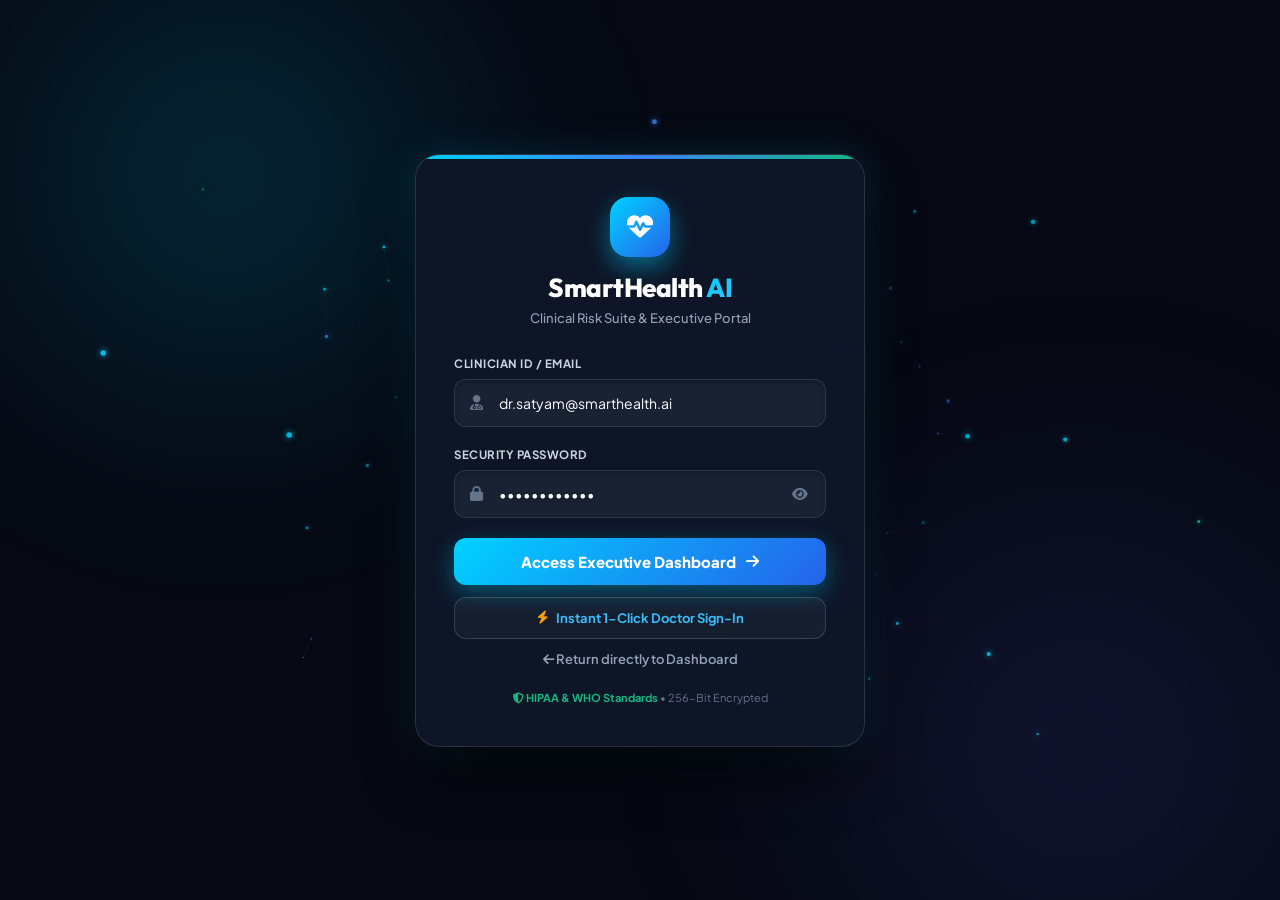
<file: login.html>
<!DOCTYPE html>
<html lang="en">
<head>
    <meta charset="UTF-8">
    <meta name="viewport" content="width=device-width, initial-scale=1.0">
    <title>Clinical Portal Login | SmartHealth AI</title>
    <link rel="preconnect" href="https://fonts.googleapis.com">
    <link rel="preconnect" href="https://fonts.gstatic.com" crossorigin>
    <link href="https://fonts.googleapis.com/css2?family=Plus+Jakarta+Sans:wght@300;400;500;600;700;800&family=Outfit:wght@500;600;700;800&display=swap" rel="stylesheet">
    <link rel="stylesheet" href="https://cdnjs.cloudflare.com/ajax/libs/font-awesome/6.4.0/css/all.min.css">
    <style>
        :root {
            --primary: #2563eb;
            --primary-dark: #1d4ed8;
            --accent-cyan: #00d2ff;
            --accent-emerald: #10b981;
            --bg-deep: #060913;
            --card-bg: rgba(15, 23, 42, 0.88);
            --card-border: rgba(255, 255, 255, 0.12);
        }

        * {
            margin: 0;
            padding: 0;
            box-sizing: border-box;
        }

        body {
            font-family: 'Plus Jakarta Sans', sans-serif;
            background-color: var(--bg-deep);
            color: #f8fafc;
            min-height: 100vh;
            display: flex;
            align-items: center;
            justify-content: center;
            padding: 24px;
            position: relative;
            overflow: hidden;
        }

        /* 3D WEBGL / CANVAS BACKGROUND */
        #bg3dCanvas {
            position: fixed;
            top: 0;
            left: 0;
            width: 100vw;
            height: 100vh;
            z-index: 1;
            pointer-events: none;
        }

        /* Ambient Glowing Color Glows */
        .ambient-glow-1 {
            position: fixed;
            width: 650px;
            height: 650px;
            border-radius: 50%;
            background: radial-gradient(circle, rgba(0, 210, 255, 0.18), transparent 70%);
            top: -150px;
            left: -100px;
            filter: blur(90px);
            pointer-events: none;
            z-index: 0;
            animation: pulseGlow 14s ease-in-out infinite alternate;
        }

        .ambient-glow-2 {
            position: fixed;
            width: 700px;
            height: 700px;
            border-radius: 50%;
            background: radial-gradient(circle, rgba(99, 102, 241, 0.16), transparent 70%);
            bottom: -200px;
            right: -150px;
            filter: blur(100px);
            pointer-events: none;
            z-index: 0;
            animation: pulseGlow 18s ease-in-out infinite alternate-reverse;
        }

        @keyframes pulseGlow {
            0% { transform: scale(1) translate(0, 0); opacity: 0.7; }
            100% { transform: scale(1.15) translate(40px, 30px); opacity: 1; }
        }

        /* Centered Clean & Stable Login Card */
        .login-card-wrapper {
            position: relative;
            z-index: 10;
            width: 100%;
            max-width: 450px;
        }

        .login-card {
            background: var(--card-bg);
            backdrop-filter: blur(28px);
            -webkit-backdrop-filter: blur(28px);
            border: 1px solid var(--card-border);
            border-radius: 24px;
            padding: 42px 38px;
            box-shadow: 0 30px 60px -12px rgba(0, 0, 0, 0.8), 0 0 40px rgba(0, 210, 255, 0.15);
            position: relative;
            overflow: hidden;
            transition: border-color 0.3s, box-shadow 0.3s;
        }

        .login-card:hover {
            border-color: rgba(0, 210, 255, 0.35);
            box-shadow: 0 35px 70px -10px rgba(0, 0, 0, 0.9), 0 0 50px rgba(0, 210, 255, 0.25);
        }

        .login-card::before {
            content: '';
            position: absolute;
            top: 0;
            left: 0;
            right: 0;
            height: 4px;
            background: linear-gradient(90deg, #00d2ff, #3b82f6, #10b981);
        }

        /* Brand Header */
        .login-header {
            text-align: center;
            margin-bottom: 30px;
        }

        .logo-badge-icon {
            width: 60px;
            height: 60px;
            margin: 0 auto 14px;
            border-radius: 18px;
            background: linear-gradient(135deg, #00d2ff 0%, #2563eb 100%);
            display: flex;
            align-items: center;
            justify-content: center;
            color: #ffffff;
            font-size: 26px;
            box-shadow: 0 10px 25px rgba(0, 210, 255, 0.45);
        }

        .login-header h1 {
            font-family: 'Outfit', sans-serif;
            font-size: 26px;
            font-weight: 800;
            color: #ffffff;
            letter-spacing: -0.5px;
            margin-bottom: 6px;
        }

        .login-header h1 span {
            background: linear-gradient(135deg, #00d2ff 0%, #38bdf8 100%);
            -webkit-background-clip: text;
            background-clip: text;
            -webkit-text-fill-color: transparent;
        }

        .login-header p {
            font-size: 13px;
            color: #94a3b8;
            font-weight: 500;
        }

        /* Form Inputs */
        .form-group {
            margin-bottom: 20px;
        }

        .form-label {
            display: block;
            font-size: 11.5px;
            font-weight: 700;
            color: #cbd5e1;
            margin-bottom: 8px;
            text-transform: uppercase;
            letter-spacing: 0.5px;
        }

        .input-wrapper {
            position: relative;
            display: flex;
            align-items: center;
        }

        .input-icon {
            position: absolute;
            left: 16px;
            color: #64748b;
            font-size: 15px;
            pointer-events: none;
            transition: color 0.2s;
        }

        .styled-input {
            width: 100%;
            background: rgba(30, 41, 59, 0.7);
            border: 1px solid rgba(255, 255, 255, 0.1);
            color: #ffffff;
            padding: 14px 16px 14px 44px;
            border-radius: 12px;
            font-size: 14px;
            font-family: inherit;
            outline: none;
            transition: all 0.25s;
            box-shadow: inset 0 2px 4px rgba(0, 0, 0, 0.3);
        }

        .styled-input:focus {
            background: rgba(30, 41, 59, 0.95);
            border-color: #00d2ff;
            box-shadow: 0 0 0 3px rgba(0, 210, 255, 0.25), inset 0 2px 4px rgba(0, 0, 0, 0.3);
        }

        .styled-input:focus + .input-icon,
        .input-wrapper:focus-within .input-icon {
            color: #00d2ff;
        }

        .toggle-password-btn {
            position: absolute;
            right: 14px;
            background: none;
            border: none;
            color: #64748b;
            cursor: pointer;
            font-size: 14px;
            padding: 4px;
        }

        .toggle-password-btn:hover {
            color: #cbd5e1;
        }

        /* Buttons */
        .btn-submit {
            width: 100%;
            background: linear-gradient(135deg, #00d2ff 0%, #2563eb 100%);
            border: none;
            color: #ffffff;
            font-family: inherit;
            font-size: 15px;
            font-weight: 800;
            padding: 14px 24px;
            border-radius: 12px;
            cursor: pointer;
            display: flex;
            align-items: center;
            justify-content: center;
            gap: 10px;
            box-shadow: 0 8px 25px rgba(0, 210, 255, 0.35);
            transition: all 0.25s;
            margin-top: 8px;
            margin-bottom: 12px;
        }

        .btn-submit:hover {
            transform: translateY(-2px);
            box-shadow: 0 12px 32px rgba(0, 210, 255, 0.55);
        }

        .btn-demo {
            width: 100%;
            background: rgba(255, 255, 255, 0.04);
            border: 1px solid rgba(255, 255, 255, 0.15);
            color: #38bdf8;
            font-family: inherit;
            font-size: 13px;
            font-weight: 700;
            padding: 12px 20px;
            border-radius: 12px;
            cursor: pointer;
            display: flex;
            align-items: center;
            justify-content: center;
            gap: 8px;
            transition: all 0.2s;
            margin-bottom: 12px;
        }

        .btn-demo:hover {
            background: rgba(56, 189, 248, 0.12);
            border-color: #38bdf8;
            color: #ffffff;
        }

        .btn-back {
            display: block;
            text-align: center;
            color: #94a3b8;
            text-decoration: none;
            font-size: 13px;
            font-weight: 600;
            transition: color 0.2s;
        }

        .btn-back:hover {
            color: #ffffff;
        }

        .footer-compliance {
            text-align: center;
            margin-top: 24px;
            font-size: 11px;
            color: #64748b;
        }

        .footer-compliance span {
            color: #10b981;
            font-weight: 700;
        }
    </style>
</head>
<body>
    <!-- 3D ANIMATED BACKGROUND CANVAS -->
    <canvas id="bg3dCanvas"></canvas>
    <div class="ambient-glow-1"></div>
    <div class="ambient-glow-2"></div>

    <!-- CLEAN & ACCESSIBLE LOGIN CARD -->
    <div class="login-card-wrapper">
        <div class="login-card">
            
            <!-- Header -->
            <div class="login-header">
                <div class="logo-badge-icon">
                    <i class="fa-solid fa-heart-pulse"></i>
                </div>
                <h1>SmartHealth <span>AI</span></h1>
                <p>Clinical Risk Suite &amp; Executive Portal</p>
            </div>

            <!-- Form -->
            <form id="loginForm" onsubmit="handleLoginSubmit(event)">
                <div class="form-group">
                    <label class="form-label" for="email">Clinician ID / Email</label>
                    <div class="input-wrapper">
                        <i class="fa-solid fa-user-doctor input-icon"></i>
                        <input type="text" id="email" name="username" class="styled-input" placeholder="doctor@smarthealth.ai" value="dr.satyam@smarthealth.ai" required autocomplete="username">
                    </div>
                </div>

                <div class="form-group">
                    <label class="form-label" for="password">Security Password</label>
                    <div class="input-wrapper">
                        <i class="fa-solid fa-lock input-icon"></i>
                        <input type="password" id="password" name="password" class="styled-input" placeholder="••••••••••••" value="clinical2026" required autocomplete="current-password">
                        <button type="button" class="toggle-password-btn" onclick="togglePasswordVisibility()">
                            <i class="fa-solid fa-eye" id="eyeIcon"></i>
                        </button>
                    </div>
                </div>

                <button type="submit" class="btn-submit">
                    <span>Access Executive Dashboard</span>
                    <i class="fa-solid fa-arrow-right"></i>
                </button>

                <button type="button" class="btn-demo" onclick="autoSignInDoctor()">
                    <i class="fa-solid fa-bolt text-warning" style="color:#f59e0b;"></i>
                    <span>Instant 1-Click Doctor Sign-In</span>
                </button>

                <a href="index.html" class="btn-back">
                    <i class="fa-solid fa-arrow-left"></i> Return directly to Dashboard
                </a>
            </form>

            <div class="footer-compliance">
                <span><i class="fa-solid fa-shield-halved"></i> HIPAA &amp; WHO Standards</span> &bull; 256-Bit Encrypted
            </div>
        </div>
    </div>

    <!-- 3D MEDICAL PARTICLE & WAVE ANIMATION SCRIPT -->
    <script>
        const canvas = document.getElementById('bg3dCanvas');
        const ctx = canvas.getContext('2d');

        let width = canvas.width = window.innerWidth;
        let height = canvas.height = window.innerHeight;

        window.addEventListener('resize', () => {
            width = canvas.width = window.innerWidth;
            height = canvas.height = window.innerHeight;
            initParticles();
        });

        // Mouse 3D Camera Rotation
        let mouseX = 0;
        let mouseY = 0;
        let targetRotX = 0;
        let targetRotY = 0;
        let rotX = 0;
        let rotY = 0;

        window.addEventListener('mousemove', (e) => {
            mouseX = (e.clientX - width / 2) / (width / 2);
            mouseY = (e.clientY - height / 2) / (height / 2);
            targetRotY = mouseX * 0.45;
            targetRotX = -mouseY * 0.45;
        });

        // 3D Particles Matrix
        const PARTICLE_COUNT = 140;
        const particles = [];
        const fov = 450;

        class Particle3D {
            constructor() {
                this.reset();
            }

            reset() {
                this.x = (Math.random() - 0.5) * 1400;
                this.y = (Math.random() - 0.5) * 900;
                this.z = Math.random() * 1000 - 200;
                this.vx = (Math.random() - 0.5) * 0.6;
                this.vy = (Math.random() - 0.5) * 0.6;
                this.vz = (Math.random() - 0.5) * 0.8;
                this.radius = Math.random() * 2.5 + 1.2;
                this.colorType = Math.random() > 0.4 ? '#00d2ff' : Math.random() > 0.5 ? '#3b82f6' : '#10b981';
            }

            update() {
                this.x += this.vx;
                this.y += this.vy;
                this.z += this.vz;

                if (this.x > 700) this.x = -700;
                if (this.x < -700) this.x = 700;
                if (this.y > 450) this.y = -450;
                if (this.y < -450) this.y = 450;
                if (this.z > 800) this.z = -200;
                if (this.z < -200) this.z = 800;
            }
        }

        function initParticles() {
            particles.length = 0;
            for (let i = 0; i < PARTICLE_COUNT; i++) {
                particles.push(new Particle3D());
            }
        }
        initParticles();

        let waveAngle = 0;

        function render3D() {
            ctx.clearRect(0, 0, width, height);

            rotX += (targetRotX - rotX) * 0.05;
            rotY += (targetRotY - rotY) * 0.05;
            waveAngle += 0.02;

            const cosY = Math.cos(rotY);
            const sinY = Math.sin(rotY);
            const cosX = Math.cos(rotX);
            const sinX = Math.sin(rotX);

            const projected = [];

            for (let i = 0; i < particles.length; i++) {
                const p = particles[i];
                p.update();

                let x1 = p.x * cosY - p.z * sinY;
                let z1 = p.z * cosY + p.x * sinY;
                let y1 = p.y * cosX - z1 * sinX;
                let z2 = z1 * cosX + p.y * sinX;

                const scale = fov / (fov + z2 + 300);
                if (scale > 0) {
                    const x2d = x1 * scale + width / 2;
                    const y2d = y1 * scale + height / 2;
                    const r2d = p.radius * scale;

                    projected.push({ x: x2d, y: y2d, z: z2, scale, color: p.colorType, r: r2d });

                    ctx.beginPath();
                    ctx.arc(x2d, y2d, Math.max(r2d, 0.8), 0, Math.PI * 2);
                    ctx.fillStyle = p.colorType;
                    ctx.shadowColor = p.colorType;
                    ctx.shadowBlur = 8 * scale;
                    ctx.globalAlpha = Math.min(Math.max((scale - 0.2) * 1.4, 0.1), 0.9);
                    ctx.fill();
                    ctx.shadowBlur = 0;
                }
            }

            ctx.lineWidth = 0.6;
            for (let i = 0; i < projected.length; i++) {
                for (let j = i + 1; j < projected.length; j++) {
                    const p1 = projected[i];
                    const p2 = projected[j];
                    const dx = p1.x - p2.x;
                    const dy = p1.y - p2.y;
                    const dist = Math.sqrt(dx * dx + dy * dy);

                    if (dist < 110) {
                        ctx.beginPath();
                        ctx.moveTo(p1.x, p1.y);
                        ctx.lineTo(p2.x, p2.y);
                        const alpha = (1 - dist / 110) * 0.25 * Math.min(p1.scale, p2.scale);
                        ctx.strokeStyle = p1.color;
                        ctx.globalAlpha = Math.max(alpha, 0);
                        ctx.stroke();
                    }
                }
            }

            requestAnimationFrame(render3D);
        }

        render3D();

        function togglePasswordVisibility() {
            const passInput = document.getElementById('password');
            const eyeIcon = document.getElementById('eyeIcon');
            if (passInput.type === 'password') {
                passInput.type = 'text';
                eyeIcon.className = 'fa-solid fa-eye-slash';
            } else {
                passInput.type = 'password';
                eyeIcon.className = 'fa-solid fa-eye';
            }
        }

        function handleLoginSubmit(e) {
            e.preventDefault();
            const email = document.getElementById('email').value;
            localStorage.setItem('smarthealth_authenticated', 'true');
            localStorage.setItem('smarthealth_user', JSON.stringify({
                name: "Satyam K. Singh",
                role: "Chief Administrator",
                email: email
            }));
            window.location.href = 'index.html';
        }

        function autoSignInDoctor() {
            document.getElementById('email').value = 'dr.satyam@smarthealth.ai';
            document.getElementById('password').value = 'clinical2026';
            localStorage.setItem('smarthealth_authenticated', 'true');
            localStorage.setItem('smarthealth_user', JSON.stringify({
                name: "Satyam K. Singh",
                role: "Chief Administrator",
                email: "dr.satyam@smarthealth.ai"
            }));
            window.location.href = 'index.html';
        }
    </script>
</body>
</html>
</file>
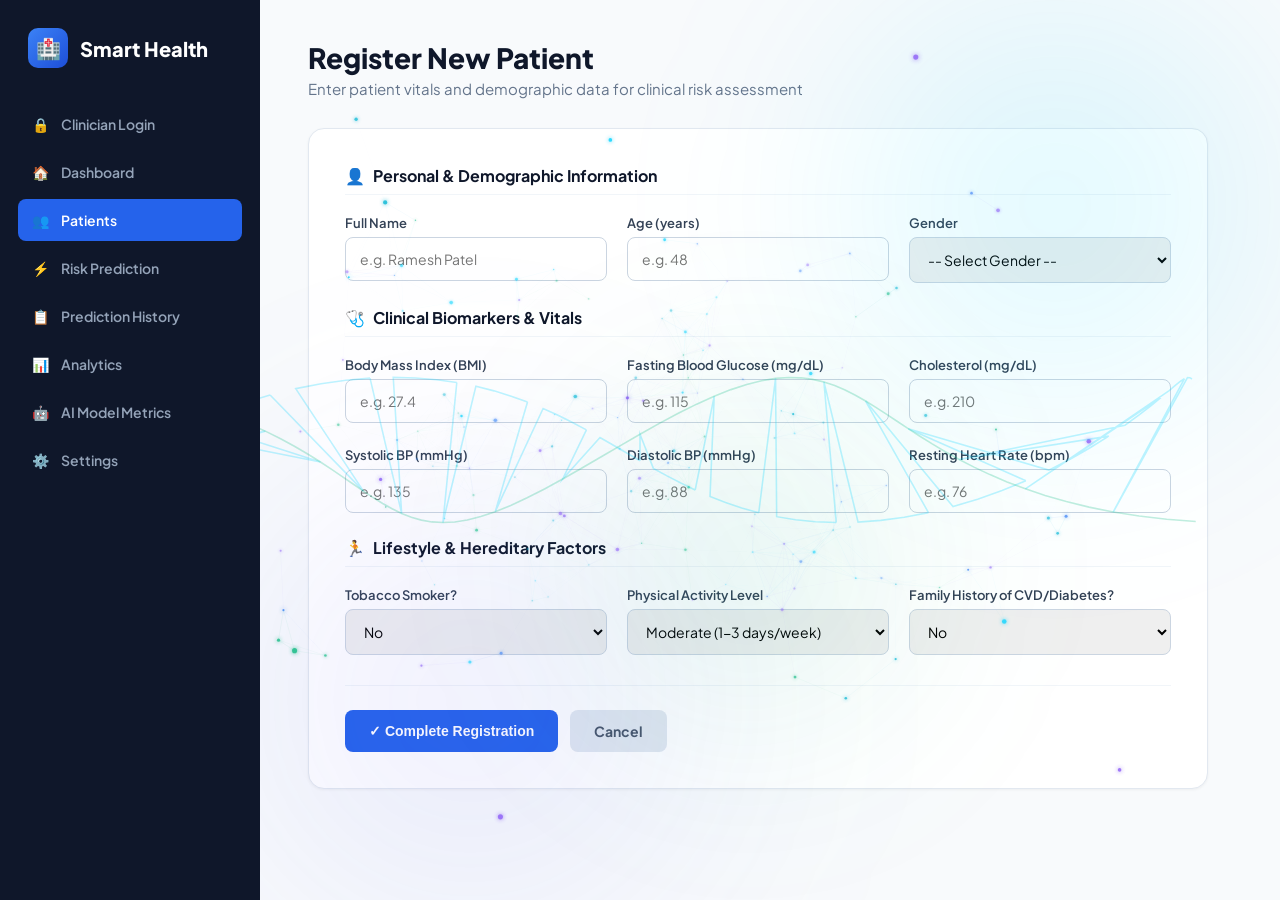
<file: templates/add_patient.html>
<!DOCTYPE html>
<html lang="en">
<head>
    <meta charset="UTF-8">
    <meta name="viewport" content="width=device-width, initial-scale=1.0">
    <title>Register New Patient | Smart Health</title>
    <link rel="preconnect" href="https://fonts.googleapis.com">
    <link rel="preconnect" href="https://fonts.gstatic.com" crossorigin>
    <link href="https://fonts.googleapis.com/css2?family=Plus+Jakarta+Sans:wght@400;500;600;700;800&display=swap" rel="stylesheet">
    <style>
        :root {
            --primary: #2563eb;
            --primary-dark: #1d4ed8;
            --sidebar-bg: #0f172a;
            --dark: #0f172a;
            --text-main: #1e293b;
            --text-muted: #64748b;
            --bg-page: #f8fafc;
            --card-bg: #ffffff;
            --border: #e2e8f0;
            --radius-lg: 16px;
            --radius-md: 12px;
            --radius-sm: 8px;
            --shadow-sm: 0 1px 3px rgba(0,0,0,0.05);
            --shadow-md: 0 4px 20px -2px rgba(15, 23, 42, 0.08);
        }

        * {
            box-sizing: border-box;
            margin: 0;
            padding: 0;
        }

        body {
            font-family: 'Plus Jakarta Sans', sans-serif;
            background-color: var(--bg-page);
            color: var(--text-main);
            display: flex;
            min-height: 100vh;
        }

        .sidebar {
            width: 260px;
            background: var(--sidebar-bg);
            color: white;
            padding: 28px 18px;
            position: fixed;
            height: 100vh;
            overflow-y: auto;
            z-index: 100;
        }

        .logo {
            display: flex;
            align-items: center;
            gap: 12px;
            font-size: 20px;
            font-weight: 800;
            margin-bottom: 35px;
            padding-left: 10px;
        }

        .logo-icon {
            width: 40px;
            height: 40px;
            background: linear-gradient(135deg, #3b82f6, #1d4ed8);
            border-radius: 10px;
            display: flex;
            align-items: center;
            justify-content: center;
            font-size: 20px;
        }

        .nav-links {
            list-style: none;
            display: flex;
            flex-direction: column;
            gap: 6px;
        }

        .nav-link {
            display: flex;
            align-items: center;
            gap: 12px;
            padding: 12px 14px;
            color: #94a3b8;
            text-decoration: none;
            border-radius: var(--radius-sm);
            font-size: 14px;
            font-weight: 600;
            transition: all 0.2s;
        }

        .nav-link:hover, .nav-link.active {
            background: rgba(37, 99, 235, 0.15);
            color: #60a5fa;
        }

        .nav-link.active {
            background: var(--primary);
            color: white;
        }

        .main-content {
            margin-left: 260px;
            flex: 1;
            padding: 40px 48px;
        }

        .header {
            display: flex;
            justify-content: space-between;
            align-items: center;
            margin-bottom: 30px;
        }

        .header h1 {
            font-size: 28px;
            font-weight: 800;
            color: var(--dark);
        }

        .header p {
            color: var(--text-muted);
            margin-top: 4px;
            font-size: 15px;
        }

        .form-card {
            background: white;
            border-radius: var(--radius-lg);
            border: 1px solid var(--border);
            padding: 36px;
            box-shadow: var(--shadow-sm);
            max-width: 900px;
        }

        .form-section-title {
            font-size: 16px;
            font-weight: 700;
            color: var(--dark);
            margin-bottom: 20px;
            border-bottom: 1px solid #f1f5f9;
            padding-bottom: 8px;
            display: flex;
            align-items: center;
            gap: 8px;
        }

        .grid-3 {
            display: grid;
            grid-template-columns: 1fr 1fr 1fr;
            gap: 20px;
            margin-bottom: 24px;
        }

        .form-group {
            display: flex;
            flex-direction: column;
            gap: 6px;
        }

        label {
            font-size: 13px;
            font-weight: 600;
            color: #334155;
        }

        input, select {
            padding: 12px 14px;
            border: 1px solid #cbd5e1;
            border-radius: 8px;
            font-family: inherit;
            font-size: 14px;
            outline: none;
            transition: border-color 0.2s, box-shadow 0.2s;
        }

        input:focus, select:focus {
            border-color: var(--primary);
            box-shadow: 0 0 0 3px rgba(37, 99, 235, 0.12);
        }

        .form-actions {
            display: flex;
            gap: 12px;
            margin-top: 30px;
            border-top: 1px solid #f1f5f9;
            padding-top: 24px;
        }

        .btn {
            padding: 12px 24px;
            border-radius: 8px;
            font-weight: 700;
            font-size: 14px;
            cursor: pointer;
            text-decoration: none;
            display: inline-flex;
            align-items: center;
            gap: 8px;
            border: none;
            transition: all 0.2s;
        }

        .btn-primary { background: var(--primary); color: white; }
        .btn-primary:hover { background: var(--primary-dark); }
        .btn-cancel { background: #e2e8f0; color: #475569; }
        .btn-cancel:hover { background: #cbd5e1; }
    </style>
</head>
<body>

    <aside class="sidebar">
        <div class="logo">
            <div class="logo-icon">🏥</div>
            <span>Smart Health</span>
        </div>
        <ul class="nav-links">
            <li><a href="/login" class="nav-link"><span>🔒</span> Clinician Login</a></li>
            <li><a href="/" class="nav-link"><span>🏠</span> Dashboard</a></li>
            <li><a href="/patients" class="nav-link active"><span>👥</span> Patients</a></li>
            <li><a href="/prediction" class="nav-link"><span>⚡</span> Risk Prediction</a></li>
            <li><a href="/history" class="nav-link"><span>📋</span> Prediction History</a></li>
            <li><a href="/analytics" class="nav-link"><span>📊</span> Analytics</a></li>
            <li><a href="/models/metrics" class="nav-link"><span>🤖</span> AI Model Metrics</a></li>
            <li><a href="/settings" class="nav-link"><span>⚙️</span> Settings</a></li>
        </ul>
    </aside>

    <main class="main-content">
        <div class="header">
            <div>
                <h1>Register New Patient</h1>
                <p>Enter patient vitals and demographic data for clinical risk assessment</p>
            </div>
        </div>

        <div class="form-card">
            <form action="/patients/add" method="POST">
                <div class="form-section-title">
                    <span>👤</span> Personal & Demographic Information
                </div>
                <div class="grid-3">
                    <div class="form-group">
                        <label for="name">Full Name</label>
                        <input type="text" id="name" name="name" placeholder="e.g. Ramesh Patel" required>
                    </div>
                    <div class="form-group">
                        <label for="age">Age (years)</label>
                        <input type="number" id="age" name="age" placeholder="e.g. 48" min="1" max="120" required>
                    </div>
                    <div class="form-group">
                        <label for="gender">Gender</label>
                        <select id="gender" name="gender" required>
                            <option value="">-- Select Gender --</option>
                            <option value="Male">Male</option>
                            <option value="Female">Female</option>
                            <option value="Other">Other</option>
                        </select>
                    </div>
                </div>

                <div class="form-section-title">
                    <span>🩺</span> Clinical Biomarkers & Vitals
                </div>
                <div class="grid-3">
                    <div class="form-group">
                        <label for="bmi">Body Mass Index (BMI)</label>
                        <input type="number" step="0.1" id="bmi" name="bmi" placeholder="e.g. 27.4" required>
                    </div>
                    <div class="form-group">
                        <label for="glucose">Fasting Blood Glucose (mg/dL)</label>
                        <input type="number" step="0.1" id="glucose" name="glucose" placeholder="e.g. 115" required>
                    </div>
                    <div class="form-group">
                        <label for="cholesterol">Cholesterol (mg/dL)</label>
                        <input type="number" step="0.1" id="cholesterol" name="cholesterol" placeholder="e.g. 210" required>
                    </div>
                </div>

                <div class="grid-3">
                    <div class="form-group">
                        <label for="systolic_bp">Systolic BP (mmHg)</label>
                        <input type="number" step="0.1" id="systolic_bp" name="systolic_bp" placeholder="e.g. 135" required>
                    </div>
                    <div class="form-group">
                        <label for="diastolic_bp">Diastolic BP (mmHg)</label>
                        <input type="number" step="0.1" id="diastolic_bp" name="diastolic_bp" placeholder="e.g. 88" required>
                    </div>
                    <div class="form-group">
                        <label for="heart_rate">Resting Heart Rate (bpm)</label>
                        <input type="number" step="0.1" id="heart_rate" name="heart_rate" placeholder="e.g. 76" required>
                    </div>
                </div>

                <div class="form-section-title">
                    <span>🏃</span> Lifestyle & Hereditary Factors
                </div>
                <div class="grid-3">
                    <div class="form-group">
                        <label for="smoking">Tobacco Smoker?</label>
                        <select id="smoking" name="smoking" required>
                            <option value="No">No</option>
                            <option value="Yes">Yes</option>
                        </select>
                    </div>
                    <div class="form-group">
                        <label for="physical_activity">Physical Activity Level</label>
                        <select id="physical_activity" name="physical_activity" required>
                            <option value="Low">Low (Sedentary)</option>
                            <option value="Moderate" selected>Moderate (1-3 days/week)</option>
                            <option value="High">High (Daily Active)</option>
                        </select>
                    </div>
                    <div class="form-group">
                        <label for="family_history">Family History of CVD/Diabetes?</label>
                        <select id="family_history" name="family_history" required>
                            <option value="No">No</option>
                            <option value="Yes">Yes</option>
                        </select>
                    </div>
                </div>

                <div class="form-actions">
                    <button type="submit" class="btn btn-primary">
                        ✓ Complete Registration
                    </button>
                    <a href="/patients" class="btn btn-cancel">
                        Cancel
                    </a>
                </div>
            </form>
        </div>
    </main>

<script src="/static/js/3d_engine.js"></script>
<script src="/static/js/3d_bg_animation.js"></script>
</body>
</html>
</file>
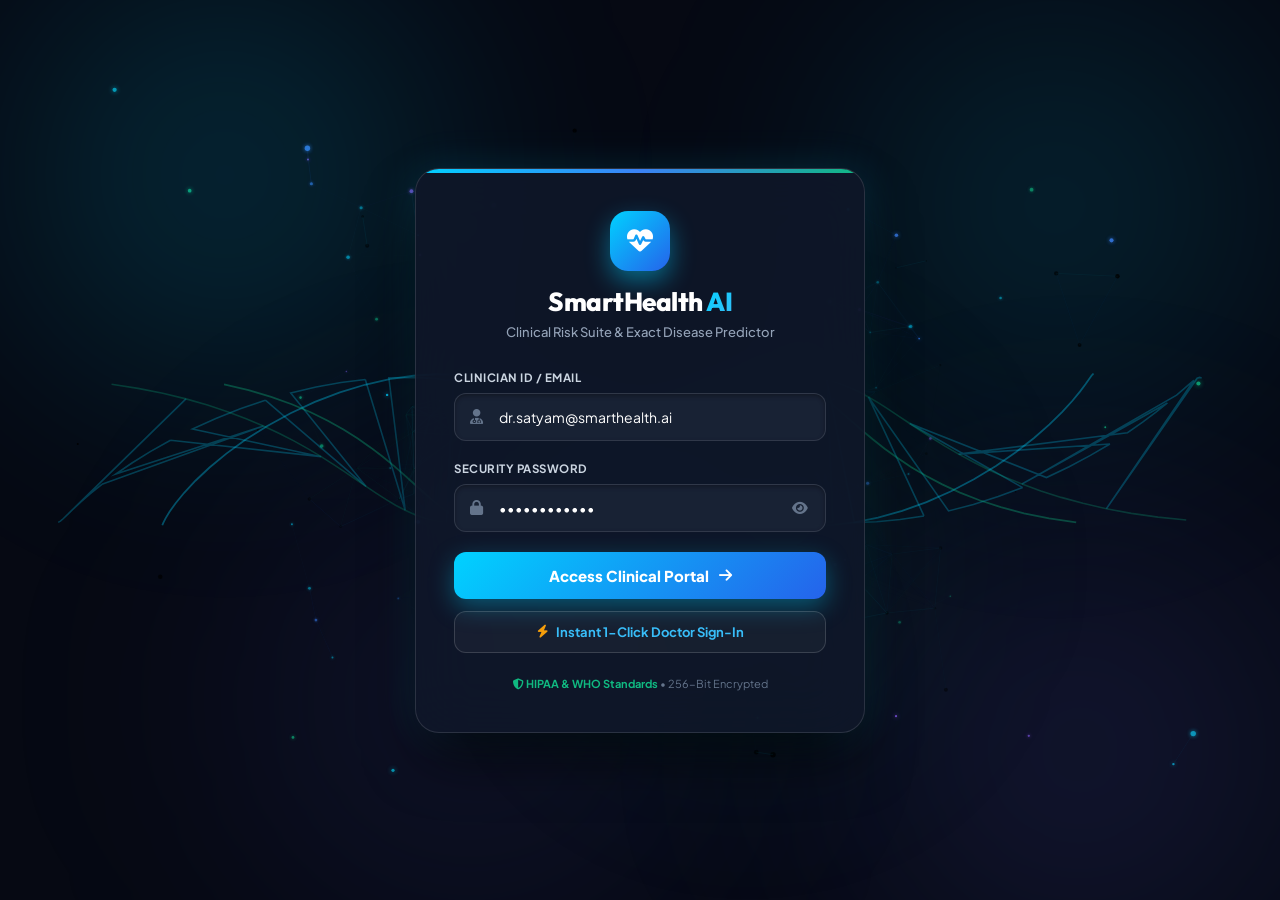
<file: templates/login.html>
<!DOCTYPE html>
<html lang="en">
<head>
    <meta charset="UTF-8">
    <meta name="viewport" content="width=device-width, initial-scale=1.0">
    <title>Clinical Portal Login | SmartHealth AI</title>
    <link rel="preconnect" href="https://fonts.googleapis.com">
    <link rel="preconnect" href="https://fonts.gstatic.com" crossorigin>
    <link href="https://fonts.googleapis.com/css2?family=Plus+Jakarta+Sans:wght@300;400;500;600;700;800&family=Outfit:wght@500;600;700;800&display=swap" rel="stylesheet">
    <link rel="stylesheet" href="https://cdnjs.cloudflare.com/ajax/libs/font-awesome/6.4.0/css/all.min.css">
    <style>
        :root {
            --primary: #2563eb;
            --primary-dark: #1d4ed8;
            --accent-cyan: #00d2ff;
            --accent-emerald: #10b981;
            --bg-deep: #060913;
            --card-bg: rgba(15, 23, 42, 0.88);
            --card-border: rgba(255, 255, 255, 0.12);
        }

        * {
            margin: 0;
            padding: 0;
            box-sizing: border-box;
        }

        body {
            font-family: 'Plus Jakarta Sans', sans-serif;
            background-color: var(--bg-deep);
            color: #f8fafc;
            min-height: 100vh;
            display: flex;
            align-items: center;
            justify-content: center;
            padding: 24px;
            position: relative;
            overflow: hidden;
        }

        /* 3D WEBGL / CANVAS BACKGROUND */
        #bg3dCanvas {
            position: fixed;
            top: 0;
            left: 0;
            width: 100vw;
            height: 100vh;
            z-index: 1;
            pointer-events: none;
        }

        /* Ambient Glowing Color Glows */
        .ambient-glow-1 {
            position: fixed;
            width: 650px;
            height: 650px;
            border-radius: 50%;
            background: radial-gradient(circle, rgba(0, 210, 255, 0.18), transparent 70%);
            top: -150px;
            left: -100px;
            filter: blur(90px);
            pointer-events: none;
            z-index: 0;
            animation: pulseGlow 14s ease-in-out infinite alternate;
        }

        .ambient-glow-2 {
            position: fixed;
            width: 700px;
            height: 700px;
            border-radius: 50%;
            background: radial-gradient(circle, rgba(99, 102, 241, 0.16), transparent 70%);
            bottom: -200px;
            right: -150px;
            filter: blur(100px);
            pointer-events: none;
            z-index: 0;
            animation: pulseGlow 18s ease-in-out infinite alternate-reverse;
        }

        @keyframes pulseGlow {
            0% { transform: scale(1) translate(0, 0); opacity: 0.7; }
            100% { transform: scale(1.15) translate(40px, 30px); opacity: 1; }
        }

        /* Centered Clean & Stable Login Card */
        .login-card-wrapper {
            position: relative;
            z-index: 10;
            width: 100%;
            max-width: 450px;
        }

        .login-card {
            background: var(--card-bg);
            backdrop-filter: blur(28px);
            -webkit-backdrop-filter: blur(28px);
            border: 1px solid var(--card-border);
            border-radius: 24px;
            padding: 42px 38px;
            box-shadow: 0 30px 60px -12px rgba(0, 0, 0, 0.8), 0 0 40px rgba(0, 210, 255, 0.15);
            position: relative;
            overflow: hidden;
            transition: border-color 0.3s, box-shadow 0.3s;
        }

        .login-card:hover {
            border-color: rgba(0, 210, 255, 0.35);
            box-shadow: 0 35px 70px -10px rgba(0, 0, 0, 0.9), 0 0 50px rgba(0, 210, 255, 0.25);
        }

        .login-card::before {
            content: '';
            position: absolute;
            top: 0;
            left: 0;
            right: 0;
            height: 4px;
            background: linear-gradient(90deg, #00d2ff, #3b82f6, #10b981);
        }

        /* Brand Header */
        .login-header {
            text-align: center;
            margin-bottom: 30px;
        }

        .logo-badge-icon {
            width: 60px;
            height: 60px;
            margin: 0 auto 14px;
            border-radius: 18px;
            background: linear-gradient(135deg, #00d2ff 0%, #2563eb 100%);
            display: flex;
            align-items: center;
            justify-content: center;
            color: #ffffff;
            font-size: 26px;
            box-shadow: 0 10px 25px rgba(0, 210, 255, 0.45);
        }

        .login-header h1 {
            font-family: 'Outfit', sans-serif;
            font-size: 26px;
            font-weight: 800;
            color: #ffffff;
            letter-spacing: -0.5px;
            margin-bottom: 6px;
        }

        .login-header h1 span {
            background: linear-gradient(135deg, #00d2ff 0%, #38bdf8 100%);
            -webkit-background-clip: text;
            background-clip: text;
            -webkit-text-fill-color: transparent;
        }

        .login-header p {
            font-size: 13px;
            color: #94a3b8;
            font-weight: 500;
        }

        /* Form Inputs */
        .form-group {
            margin-bottom: 20px;
        }

        .form-label {
            display: block;
            font-size: 11.5px;
            font-weight: 700;
            color: #cbd5e1;
            margin-bottom: 8px;
            text-transform: uppercase;
            letter-spacing: 0.5px;
        }

        .input-wrapper {
            position: relative;
            display: flex;
            align-items: center;
        }

        .input-icon {
            position: absolute;
            left: 16px;
            color: #64748b;
            font-size: 15px;
            pointer-events: none;
            transition: color 0.2s;
        }

        .styled-input {
            width: 100%;
            background: rgba(30, 41, 59, 0.7);
            border: 1px solid rgba(255, 255, 255, 0.1);
            color: #ffffff;
            padding: 14px 16px 14px 44px;
            border-radius: 12px;
            font-size: 14px;
            font-family: inherit;
            outline: none;
            transition: all 0.25s;
            box-shadow: inset 0 2px 4px rgba(0, 0, 0, 0.3);
        }

        .styled-input:focus {
            background: rgba(30, 41, 59, 0.95);
            border-color: #00d2ff;
            box-shadow: 0 0 0 3px rgba(0, 210, 255, 0.25), inset 0 2px 4px rgba(0, 0, 0, 0.3);
        }

        .styled-input:focus + .input-icon,
        .input-wrapper:focus-within .input-icon {
            color: #00d2ff;
        }

        .toggle-password-btn {
            position: absolute;
            right: 14px;
            background: none;
            border: none;
            color: #64748b;
            cursor: pointer;
            font-size: 14px;
            padding: 4px;
        }

        .toggle-password-btn:hover {
            color: #cbd5e1;
        }

        /* Buttons */
        .btn-submit {
            width: 100%;
            background: linear-gradient(135deg, #00d2ff 0%, #2563eb 100%);
            border: none;
            color: #ffffff;
            font-family: inherit;
            font-size: 15px;
            font-weight: 800;
            padding: 14px 24px;
            border-radius: 12px;
            cursor: pointer;
            display: flex;
            align-items: center;
            justify-content: center;
            gap: 10px;
            box-shadow: 0 8px 25px rgba(0, 210, 255, 0.35);
            transition: all 0.25s;
            margin-top: 8px;
            margin-bottom: 12px;
        }

        .btn-submit:hover {
            transform: translateY(-2px);
            box-shadow: 0 12px 32px rgba(0, 210, 255, 0.55);
        }

        .btn-demo {
            width: 100%;
            background: rgba(255, 255, 255, 0.04);
            border: 1px solid rgba(255, 255, 255, 0.15);
            color: #38bdf8;
            font-family: inherit;
            font-size: 13px;
            font-weight: 700;
            padding: 12px 20px;
            border-radius: 12px;
            cursor: pointer;
            display: flex;
            align-items: center;
            justify-content: center;
            gap: 8px;
            transition: all 0.2s;
        }

        .btn-demo:hover {
            background: rgba(56, 189, 248, 0.12);
            border-color: #38bdf8;
            color: #ffffff;
        }

        .footer-compliance {
            text-align: center;
            margin-top: 24px;
            font-size: 11px;
            color: #64748b;
        }

        .footer-compliance span {
            color: #10b981;
            font-weight: 700;
        }
    </style>
</head>
<body>
    <!-- 3D ANIMATED BACKGROUND CANVAS -->
    <canvas id="bg3dCanvas"></canvas>
    <div class="ambient-glow-1"></div>
    <div class="ambient-glow-2"></div>

    <!-- CLEAN & ACCESSIBLE LOGIN CARD -->
    <div class="login-card-wrapper">
        <div class="login-card">
            
            <!-- Header -->
            <div class="login-header">
                <div class="logo-badge-icon">
                    <i class="fa-solid fa-heart-pulse"></i>
                </div>
                <h1>SmartHealth <span>AI</span></h1>
                <p>Clinical Risk Suite &amp; Exact Disease Predictor</p>
            </div>

            <!-- Form -->
            <form action="/login" method="POST" id="loginForm">
                <div class="form-group">
                    <label class="form-label" for="email">Clinician ID / Email</label>
                    <div class="input-wrapper">
                        <i class="fa-solid fa-user-doctor input-icon"></i>
                        <input type="text" id="email" name="username" class="styled-input" placeholder="doctor@smarthealth.ai" value="dr.satyam@smarthealth.ai" required autocomplete="username">
                    </div>
                </div>

                <div class="form-group">
                    <label class="form-label" for="password">Security Password</label>
                    <div class="input-wrapper">
                        <i class="fa-solid fa-lock input-icon"></i>
                        <input type="password" id="password" name="password" class="styled-input" placeholder="••••••••••••" value="clinical2026" required autocomplete="current-password">
                        <button type="button" class="toggle-password-btn" onclick="togglePasswordVisibility()">
                            <i class="fa-solid fa-eye" id="eyeIcon"></i>
                        </button>
                    </div>
                </div>

                <button type="submit" class="btn-submit">
                    <span>Access Clinical Portal</span>
                    <i class="fa-solid fa-arrow-right"></i>
                </button>

                <button type="button" class="btn-demo" onclick="autoSignInDoctor()">
                    <i class="fa-solid fa-bolt text-warning" style="color:#f59e0b;"></i>
                    <span>Instant 1-Click Doctor Sign-In</span>
                </button>
            </form>

            <div class="footer-compliance">
                <span><i class="fa-solid fa-shield-halved"></i> HIPAA &amp; WHO Standards</span> &bull; 256-Bit Encrypted
            </div>
        </div>
    </div>

    <!-- 3D MEDICAL PARTICLE & WAVE ANIMATION SCRIPT -->
    <script>
        const canvas = document.getElementById('bg3dCanvas');
        const ctx = canvas.getContext('2d');

        let width = canvas.width = window.innerWidth;
        let height = canvas.height = window.innerHeight;

        window.addEventListener('resize', () => {
            width = canvas.width = window.innerWidth;
            height = canvas.height = window.innerHeight;
            initParticles();
        });

        // Mouse 3D Camera Rotation
        let mouseX = 0;
        let mouseY = 0;
        let targetRotX = 0;
        let targetRotY = 0;
        let rotX = 0;
        let rotY = 0;

        window.addEventListener('mousemove', (e) => {
            mouseX = (e.clientX - width / 2) / (width / 2);
            mouseY = (e.clientY - height / 2) / (height / 2);
            targetRotY = mouseX * 0.45;
            targetRotX = -mouseY * 0.45;
        });

        // 3D Particles Matrix (Medical Synapse & Grid Nodes)
        const PARTICLE_COUNT = 140;
        const particles = [];
        const fov = 450;

        class Particle3D {
            constructor() {
                this.reset();
            }

            reset() {
                this.x = (Math.random() - 0.5) * 1400;
                this.y = (Math.random() - 0.5) * 900;
                this.z = Math.random() * 1000 - 200;
                this.vx = (Math.random() - 0.5) * 0.6;
                this.vy = (Math.random() - 0.5) * 0.6;
                this.vz = (Math.random() - 0.5) * 0.8;
                this.radius = Math.random() * 2.5 + 1.2;
                this.colorType = Math.random() > 0.4 ? '#00d2ff' : Math.random() > 0.5 ? '#3b82f6' : '#10b981';
            }

            update() {
                this.x += this.vx;
                this.y += this.vy;
                this.z += this.vz;

                // Boundary loop
                if (this.x > 700) this.x = -700;
                if (this.x < -700) this.x = 700;
                if (this.y > 450) this.y = -450;
                if (this.y < -450) this.y = 450;
                if (this.z > 800) this.z = -200;
                if (this.z < -200) this.z = 800;
            }
        }

        function initParticles() {
            particles.length = 0;
            for (let i = 0; i < PARTICLE_COUNT; i++) {
                particles.push(new Particle3D());
            }
        }
        initParticles();

        // 3D Wave Grid Ring Points
        const WAVE_POINTS = 60;
        let waveAngle = 0;

        function render3D() {
            ctx.clearRect(0, 0, width, height);

            // Smooth 3D Camera Rotation
            rotX += (targetRotX - rotX) * 0.05;
            rotY += (targetRotY - rotY) * 0.05;
            waveAngle += 0.02;

            const cosY = Math.cos(rotY);
            const sinY = Math.sin(rotY);
            const cosX = Math.cos(rotX);
            const sinX = Math.sin(rotX);

            const projected = [];

            // 1. Project and Render 3D Particles
            for (let i = 0; i < particles.length; i++) {
                const p = particles[i];
                p.update();

                // Rotate Y
                let x1 = p.x * cosY - p.z * sinY;
                let z1 = p.z * cosY + p.x * sinY;

                // Rotate X
                let y1 = p.y * cosX - z1 * sinX;
                let z2 = z1 * cosX + p.y * sinX;

                // Depth projection
                const scale = fov / (fov + z2 + 300);
                if (scale > 0) {
                    const x2d = x1 * scale + width / 2;
                    const y2d = y1 * scale + height / 2;
                    const r2d = p.radius * scale;

                    projected.push({ x: x2d, y: y2d, z: z2, scale, color: p.colorType, r: r2d });

                    // Draw glowing node
                    ctx.beginPath();
                    ctx.arc(x2d, y2d, Math.max(r2d, 0.8), 0, Math.PI * 2);
                    ctx.fillStyle = p.color;
                    ctx.shadowColor = p.color;
                    ctx.shadowBlur = 8 * scale;
                    ctx.globalAlpha = Math.min(Math.max((scale - 0.2) * 1.4, 0.1), 0.9);
                    ctx.fill();
                    ctx.shadowBlur = 0;
                }
            }

            // 2. Draw 3D Synapse Interconnection Lines
            ctx.lineWidth = 0.6;
            for (let i = 0; i < projected.length; i++) {
                for (let j = i + 1; j < projected.length; j++) {
                    const p1 = projected[i];
                    const p2 = projected[j];
                    const dx = p1.x - p2.x;
                    const dy = p1.y - p2.y;
                    const dist = Math.sqrt(dx * dx + dy * dy);

                    if (dist < 110) {
                        ctx.beginPath();
                        ctx.moveTo(p1.x, p1.y);
                        ctx.lineTo(p2.x, p2.y);
                        const alpha = (1 - dist / 110) * 0.25 * Math.min(p1.scale, p2.scale);
                        ctx.strokeStyle = p1.color;
                        ctx.globalAlpha = Math.max(alpha, 0);
                        ctx.stroke();
                    }
                }
            }

            // 3. Draw 3D Floating DNA Helix Ribbon Waves in Background
            ctx.globalAlpha = 0.35;
            ctx.lineWidth = 1.8;
            for (let strand = 0; strand < 2; strand++) {
                const phase = strand * Math.PI;
                ctx.beginPath();
                for (let k = -30; k <= 30; k++) {
                    const t = k * 0.15 + waveAngle;
                    const x3d = k * 28;
                    const y3d = Math.sin(t + phase) * 140;
                    const z3d = Math.cos(t + phase) * 180 + 100;

                    // 3D rotation
                    let xRot = x3d * cosY - z3d * sinY;
                    let zRot = z3d * cosY + x3d * sinY;
                    let yRot = y3d * cosX - zRot * sinX;
                    let zFin = zRot * cosX + y3d * sinX;

                    const scale = fov / (fov + zFin + 300);
                    const x2 = xRot * scale + width / 2;
                    const y2 = yRot * scale + height / 2;

                    if (k === -30) ctx.moveTo(x2, y2);
                    else ctx.lineTo(x2, y2);
                }
                ctx.strokeStyle = strand === 0 ? '#00d2ff' : '#10b981';
                ctx.stroke();
            }

            requestAnimationFrame(render3D);
        }

        render3D();

        // UI Functions
        function togglePasswordVisibility() {
            const passInput = document.getElementById('password');
            const eyeIcon = document.getElementById('eyeIcon');
            if (passInput.type === 'password') {
                passInput.type = 'text';
                eyeIcon.className = 'fa-solid fa-eye-slash';
            } else {
                passInput.type = 'password';
                eyeIcon.className = 'fa-solid fa-eye';
            }
        }

        function autoSignInDoctor() {
            document.getElementById('email').value = 'dr.satyam@smarthealth.ai';
            document.getElementById('password').value = 'clinical2026';
            document.getElementById('loginForm').submit();
        }
    </script>
<script src="/static/js/3d_bg_animation.js"></script>
</body>
</html>
</file>
